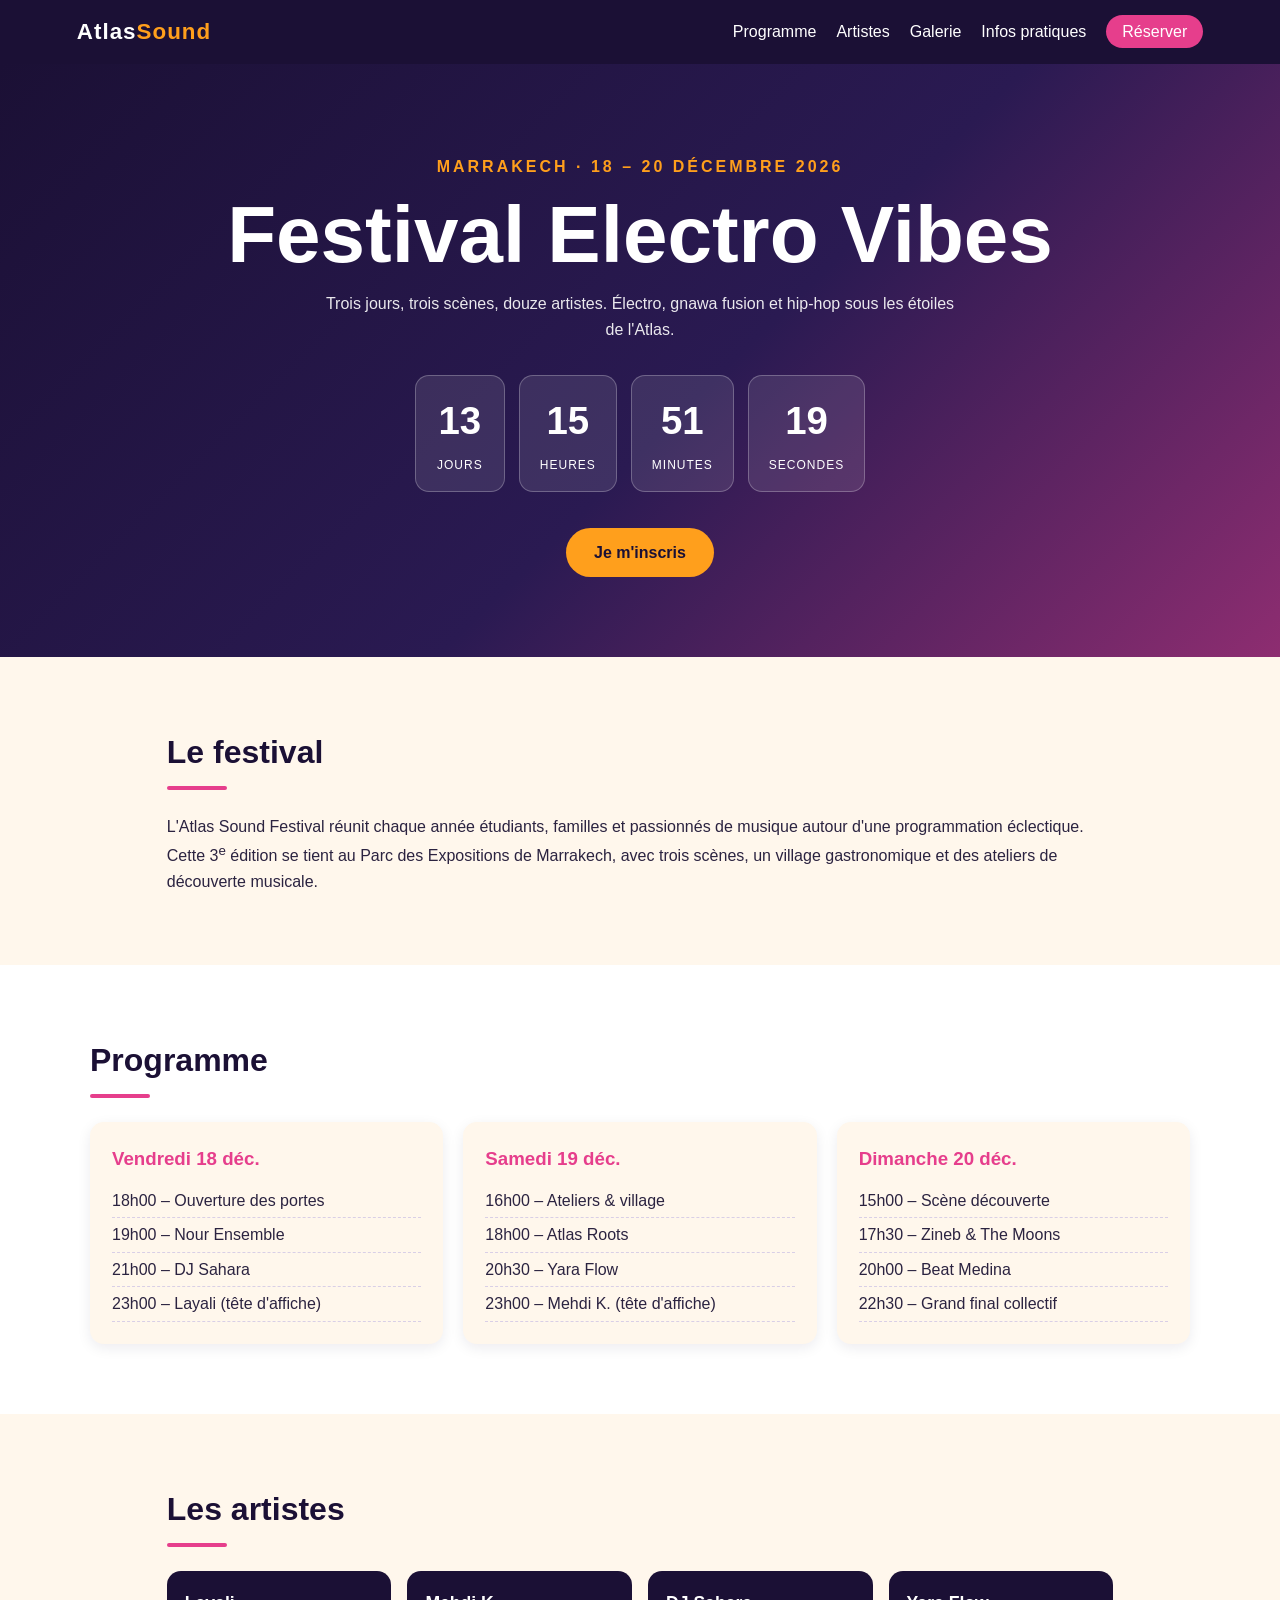
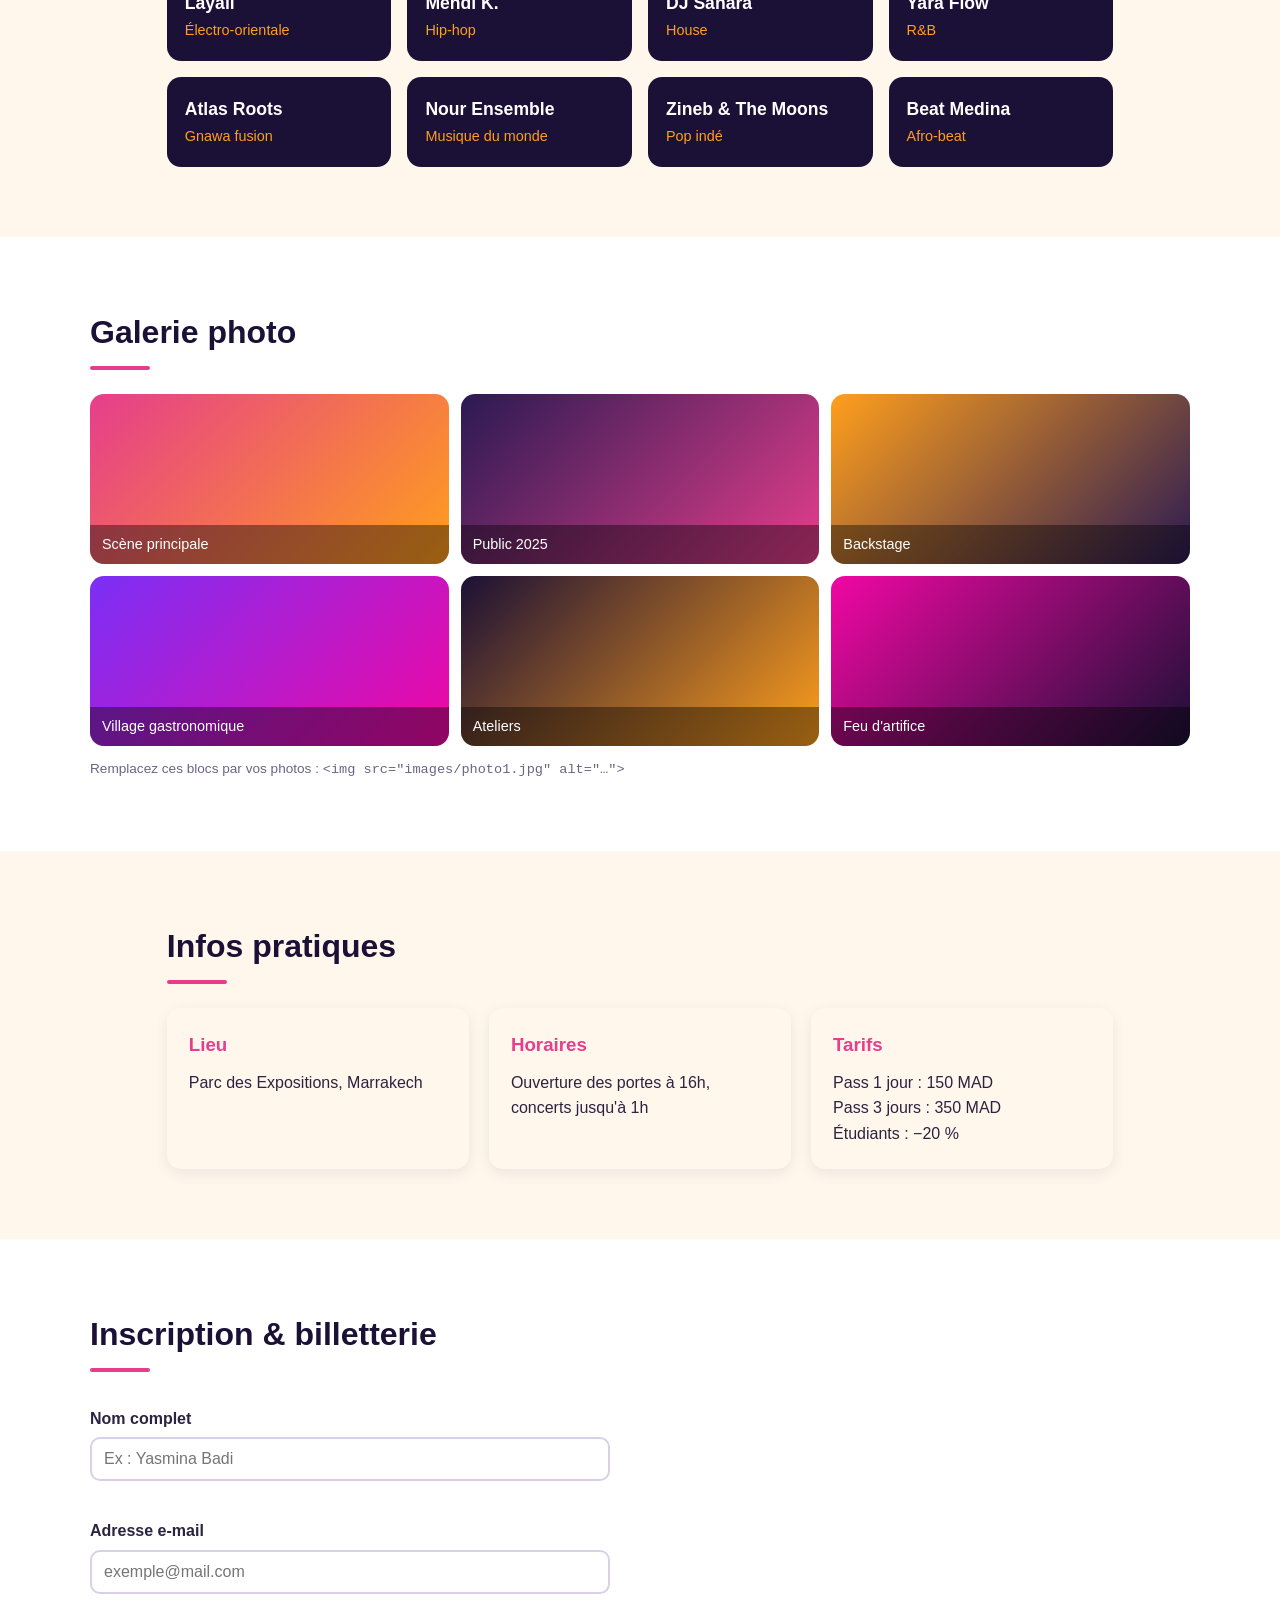
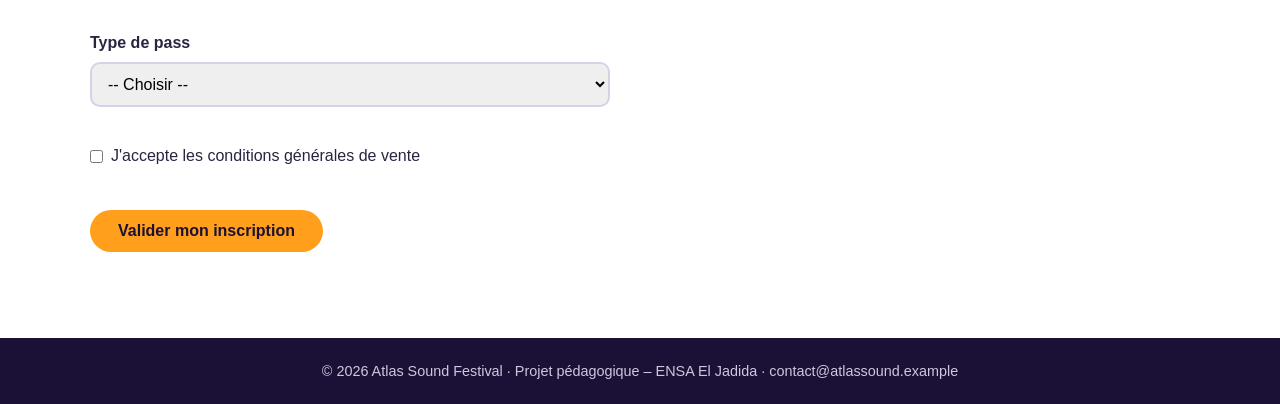
<file: index.html>
<!DOCTYPE html>
<html lang="fr">
<head>
  <meta charset="UTF-8">
  <meta name="viewport" content="width=device-width, initial-scale=1">
  <title>Atlas Sound Festival 2026 – Festival de musique à Marrakech</title>
  <meta name="description" content="Atlas Sound Festival 2026 : 3 jours de musique, 12 artistes, une expérience inoubliable à Marrakech.">
  <link rel="stylesheet" href="style.css">
</head>
<body>

  <header class="site-header">
    <a href="#accueil" class="logo">Atlas<span>Sound</span></a>
    <nav>
      <ul>
        <li><a href="#programme">Programme</a></li>
        <li><a href="#artistes">Artistes</a></li>
        <li><a href="#galerie">Galerie</a></li>
        <li><a href="#infos">Infos pratiques</a></li>
        <li><a href="#inscription" class="btn-nav">Réserver</a></li>
      </ul>
    </nav>
  </header>

  <main>
    <!-- HERO + COMPTE À REBOURS -->
    <section id="accueil" class="hero">
      <p class="tagline">Marrakech · 18 – 20 décembre 2026</p>
      <h1>Festival Electro Vibes</h1>
      <p class="lead">Trois jours, trois scènes, douze artistes. Électro, gnawa fusion et hip-hop sous les étoiles de l'Atlas.</p>

      <div id="countdown" class="countdown" aria-live="polite">
        <div><span id="days">00</span><small>Jours</small></div>
        <div><span id="hours">00</span><small>Heures</small></div>
        <div><span id="minutes">00</span><small>Minutes</small></div>
        <div><span id="seconds">00</span><small>Secondes</small></div>
      </div>
      <a href="#inscription" class="btn">Je m'inscris</a>
    </section>

    <!-- PRÉSENTATION -->
    <section class="section" id="presentation">
      <h2>Le festival</h2>
      <p>L'Atlas Sound Festival réunit chaque année étudiants, familles et passionnés de musique autour d'une programmation éclectique. Cette 3<sup>e</sup> édition se tient au Parc des Expositions de Marrakech, avec trois scènes, un village gastronomique et des ateliers de découverte musicale.</p>
    </section>

    <!-- PROGRAMME -->
    <section class="section alt" id="programme">
      <h2>Programme</h2>
      <div class="cards">
        <article class="card">
          <h3>Vendredi 18 déc.</h3>
          <ul>
            <li>18h00 – Ouverture des portes</li>
            <li>19h00 – Nour Ensemble</li>
            <li>21h00 – DJ Sahara</li>
            <li>23h00 – Layali (tête d'affiche)</li>
          </ul>
        </article>
        <article class="card">
          <h3>Samedi 19 déc.</h3>
          <ul>
            <li>16h00 – Ateliers & village</li>
            <li>18h00 – Atlas Roots</li>
            <li>20h30 – Yara Flow</li>
            <li>23h00 – Mehdi K. (tête d'affiche)</li>
          </ul>
        </article>
        <article class="card">
          <h3>Dimanche 20 déc.</h3>
          <ul>
            <li>15h00 – Scène découverte</li>
            <li>17h30 – Zineb & The Moons</li>
            <li>20h00 – Beat Medina</li>
            <li>22h30 – Grand final collectif</li>
          </ul>
        </article>
      </div>
    </section>

    <!-- ARTISTES -->
    <section class="section" id="artistes">
      <h2>Les artistes</h2>
      <ul class="artists">
        <li><strong>Layali</strong><span>Électro-orientale</span></li>
        <li><strong>Mehdi K.</strong><span>Hip-hop</span></li>
        <li><strong>DJ Sahara</strong><span>House</span></li>
        <li><strong>Yara Flow</strong><span>R&B</span></li>
        <li><strong>Atlas Roots</strong><span>Gnawa fusion</span></li>
        <li><strong>Nour Ensemble</strong><span>Musique du monde</span></li>
        <li><strong>Zineb & The Moons</strong><span>Pop indé</span></li>
        <li><strong>Beat Medina</strong><span>Afro-beat</span></li>
      </ul>
    </section>

    <!-- GALERIE -->
    <section class="section alt" id="galerie">
      <h2>Galerie photo</h2>
      <div class="gallery">
        <figure class="g1"><figcaption>Scène principale</figcaption></figure>
        <figure class="g2"><figcaption>Public 2025</figcaption></figure>
        <figure class="g3"><figcaption>Backstage</figcaption></figure>
        <figure class="g4"><figcaption>Village gastronomique</figcaption></figure>
        <figure class="g5"><figcaption>Ateliers</figcaption></figure>
        <figure class="g6"><figcaption>Feu d'artifice</figcaption></figure>
      </div>
      <p class="note">Remplacez ces blocs par vos photos : <code>&lt;img src="images/photo1.jpg" alt="…"&gt;</code></p>
    </section>

    <!-- INFOS PRATIQUES -->
    <section class="section" id="infos">
      <h2>Infos pratiques</h2>
      <div class="cards">
        <article class="card"><h3>Lieu</h3><p>Parc des Expositions, Marrakech</p></article>
        <article class="card"><h3>Horaires</h3><p>Ouverture des portes à 16h, concerts jusqu'à 1h</p></article>
        <article class="card"><h3>Tarifs</h3><p>Pass 1 jour : 150 MAD<br>Pass 3 jours : 350 MAD<br>Étudiants : −20 %</p></article>
      </div>
    </section>

    <!-- INSCRIPTION / BILLETTERIE -->
    <section class="section alt" id="inscription">
      <h2>Inscription & billetterie</h2>
      <form id="registerForm" novalidate>
        <label for="nom">Nom complet</label>
        <input type="text" id="nom" name="nom" placeholder="Ex : Yasmina Badi" autocomplete="name">
        <small class="error" id="err-nom"></small>

        <label for="email">Adresse e-mail</label>
        <input type="email" id="email" name="email" placeholder="exemple@mail.com" autocomplete="email">
        <small class="error" id="err-email"></small>

        <label for="pass">Type de pass</label>
        <select id="pass" name="pass">
          <option value="">-- Choisir --</option>
          <option value="1j">Pass 1 jour – 150 MAD</option>
          <option value="3j">Pass 3 jours – 350 MAD</option>
          <option value="etu">Pass étudiant – 280 MAD</option>
        </select>
        <small class="error" id="err-pass"></small>

        <label class="check"><input type="checkbox" id="cgv"> J'accepte les conditions générales de vente</label>
        <small class="error" id="err-cgv"></small>

        <button type="submit" class="btn">Valider mon inscription</button>
        <p id="formSuccess" class="success" role="status"></p>
      </form>
    </section>
  </main>

  <footer>
    <p>© 2026 Atlas Sound Festival · Projet pédagogique – ENSA El Jadida · contact@atlassound.example</p>
  </footer>

  <script src="script.js"></script>
</body>
</html>
</file>
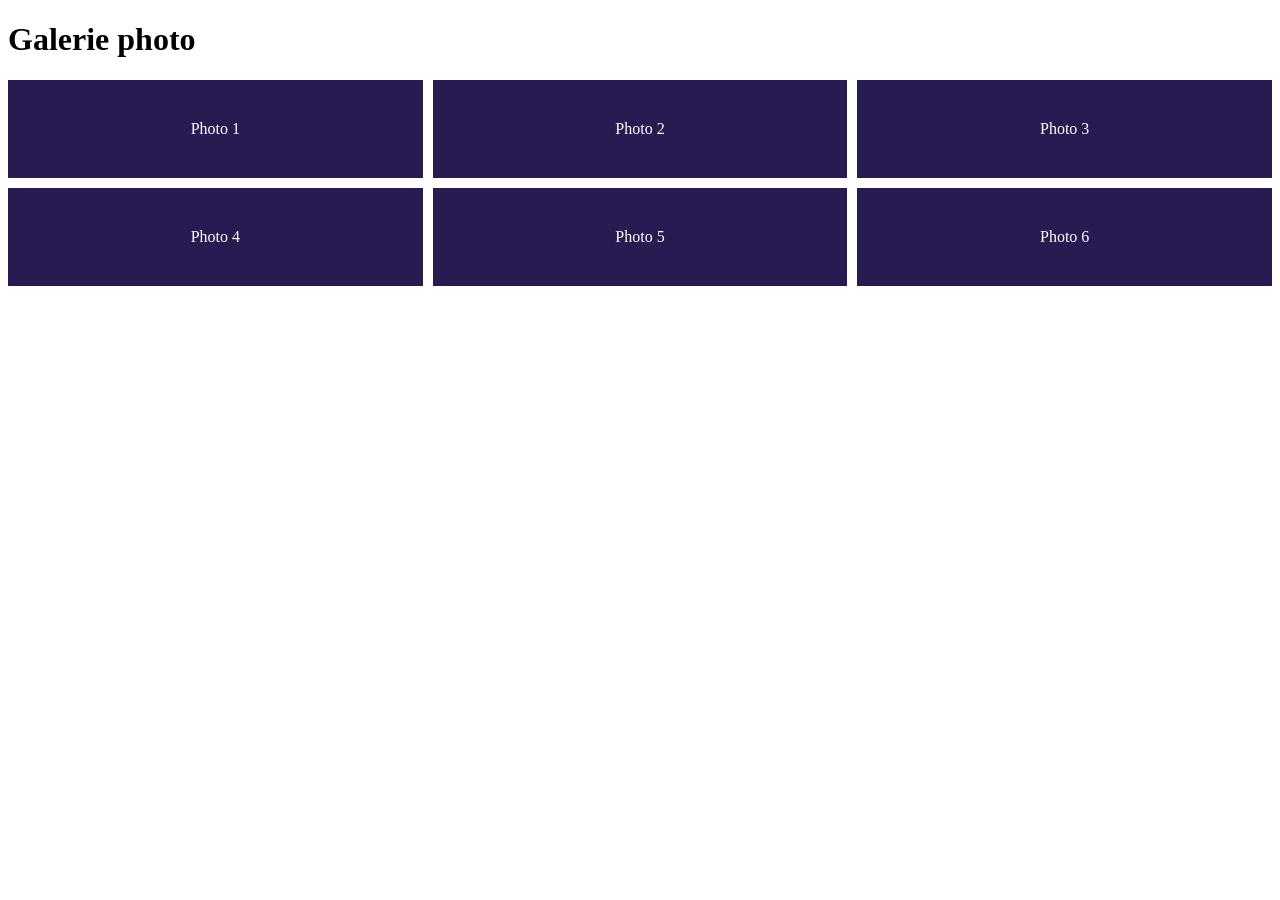
<file: galerie.html>
<!DOCTYPE html>
<html lang="fr">
<head>
<meta charset="UTF-8">
<title>Galerie</title>
<style>
.galerie { display: grid; grid-template-columns: repeat(3, 1fr); gap: 10px; }
.galerie div { background: #2A1A52; color: #fff; padding: 40px; text-align: center; }
</style>
</head>
<body>
<h1>Galerie photo</h1>
<div class="galerie">
<div>Photo 1</div>
<div>Photo 2</div>
<div>Photo 3</div>
<div>Photo 4</div>
<div>Photo 5</div>
<div>Photo 6</div>
</div>
</body>
</html>
</file>
<file: style.css>
/* Palette : violet nuit #1b1035 | magenta #e63e8c | orange #ff9f1c | crème #fff7ec */
:root {
  --night: #1b1035;
  --night-2: #2a1a52;
  --magenta: #e63e8c;
  --orange: #ff9f1c;
  --cream: #fff7ec;
  --text: #2b2340;
  --radius: 14px;
}

* { box-sizing: border-box; margin: 0; padding: 0; }
html { scroll-behavior: smooth; }
body { font-family: "Segoe UI", Roboto, Arial, sans-serif; color: var(--text); background: var(--cream); line-height: 1.6; }
a { color: inherit; text-decoration: none; }

/* HEADER */
.site-header { position: sticky; top: 0; z-index: 10; display: flex; justify-content: space-between; align-items: center; flex-wrap: wrap; gap: 8px; padding: 14px 6vw; background: var(--night); color: #fff; }
.logo { font-weight: 800; font-size: 1.4rem; letter-spacing: 1px; }
.logo span { color: var(--orange); }
nav ul { display: flex; gap: 20px; list-style: none; flex-wrap: wrap; align-items: center; }
nav a:hover { color: var(--orange); }
.btn-nav { background: var(--magenta); padding: 8px 16px; border-radius: 999px; }
.btn-nav:hover { color: #fff; background: #c92c77; }

/* HERO */
.hero { text-align: center; padding: 90px 6vw 80px; color: #fff; background: linear-gradient(135deg, var(--night) 0%, var(--night-2) 55%, var(--magenta) 140%); }
.tagline { text-transform: uppercase; letter-spacing: 3px; color: var(--orange); font-weight: 600; }
.hero h1 { font-size: clamp(2.4rem, 7vw, 5rem); line-height: 1.1; margin: 12px 0; }
.hero h1 em { color: var(--orange); font-style: normal; }
.lead { max-width: 640px; margin: 0 auto 32px; opacity: .9; }

.countdown { display: flex; justify-content: center; gap: 14px; margin-bottom: 36px; flex-wrap: wrap; }
.countdown div { background: rgba(255,255,255,.1); border: 1px solid rgba(255,255,255,.25); border-radius: var(--radius); padding: 14px 20px; min-width: 90px; }
.countdown span { display: block; font-size: 2.4rem; font-weight: 800; }
.countdown small { text-transform: uppercase; letter-spacing: 1px; font-size: .75rem; }

.btn { display: inline-block; border: 0; cursor: pointer; background: var(--orange); color: var(--night); font-weight: 700; font-size: 1rem; padding: 12px 28px; border-radius: 999px; transition: transform .15s, background .15s; }
.btn:hover { transform: translateY(-2px); background: #ffb23f; }

/* SECTIONS */
.section { padding: 70px 6vw; max-width: 1100px; margin: 0 auto; }
.section.alt { max-width: none; background: #fff; padding-left: calc(6vw + max(0px, (100vw - 1100px) / 2 - 6vw)); padding-right: calc(6vw + max(0px, (100vw - 1100px) / 2 - 6vw)); }
.section h2 { font-size: 2rem; margin-bottom: 24px; color: var(--night); position: relative; }
.section h2::after { content: ""; display: block; width: 60px; height: 4px; background: var(--magenta); margin-top: 8px; border-radius: 2px; }

.cards { display: grid; grid-template-columns: repeat(auto-fit, minmax(240px, 1fr)); gap: 20px; }
.card { background: var(--cream); border-radius: var(--radius); padding: 22px; box-shadow: 0 4px 14px rgba(27,16,53,.08); }
.alt .card { background: var(--cream); }
.card h3 { color: var(--magenta); margin-bottom: 10px; }
.card ul { list-style: none; }
.card li { padding: 4px 0; border-bottom: 1px dashed #d9cfe6; }

.artists { list-style: none; display: grid; grid-template-columns: repeat(auto-fit, minmax(200px, 1fr)); gap: 16px; }
.artists li { background: var(--night); color: #fff; border-radius: var(--radius); padding: 18px; }
.artists strong { display: block; font-size: 1.1rem; }
.artists span { color: var(--orange); font-size: .9rem; }

/* GALERIE (blocs colorés remplaçables par des <img>) */
.gallery { display: grid; grid-template-columns: repeat(3, 1fr); gap: 12px; }
.gallery figure { height: 170px; border-radius: var(--radius); display: flex; align-items: flex-end; overflow: hidden; }
.gallery figcaption { width: 100%; padding: 8px 12px; color: #fff; background: rgba(0,0,0,.4); font-size: .9rem; }
.gallery img { width: 100%; height: 100%; object-fit: cover; }
.g1 { background: linear-gradient(135deg, #e63e8c, #ff9f1c); }
.g2 { background: linear-gradient(135deg, #2a1a52, #e63e8c); }
.g3 { background: linear-gradient(135deg, #ff9f1c, #2a1a52); }
.g4 { background: linear-gradient(135deg, #7b2ff7, #f107a3); }
.g5 { background: linear-gradient(135deg, #1b1035, #ff9f1c); }
.g6 { background: linear-gradient(135deg, #f107a3, #1b1035); }
.note { margin-top: 12px; font-size: .85rem; color: #6c6485; }

/* FORMULAIRE */
form { max-width: 520px; display: flex; flex-direction: column; gap: 6px; }
label { font-weight: 600; margin-top: 10px; }
input[type="text"], input[type="email"], select { padding: 11px 12px; border: 2px solid #d9cfe6; border-radius: 10px; font-size: 1rem; }
input:focus, select:focus { outline: none; border-color: var(--magenta); }
input.invalid, select.invalid { border-color: #d62839; }
.check { display: flex; gap: 8px; align-items: center; font-weight: 400; }
.error { color: #d62839; min-height: 1.1em; }
.success { color: #1b8a4b; font-weight: 600; margin-top: 10px; }
form .btn { margin-top: 14px; align-self: flex-start; }

footer { background: var(--night); color: #cfc7e0; text-align: center; padding: 22px 6vw; font-size: .9rem; }

/* RESPONSIVE */
@media (max-width: 700px) {
  .gallery { grid-template-columns: repeat(2, 1fr); }
  nav ul { gap: 12px; font-size: .9rem; }
}
</file>
